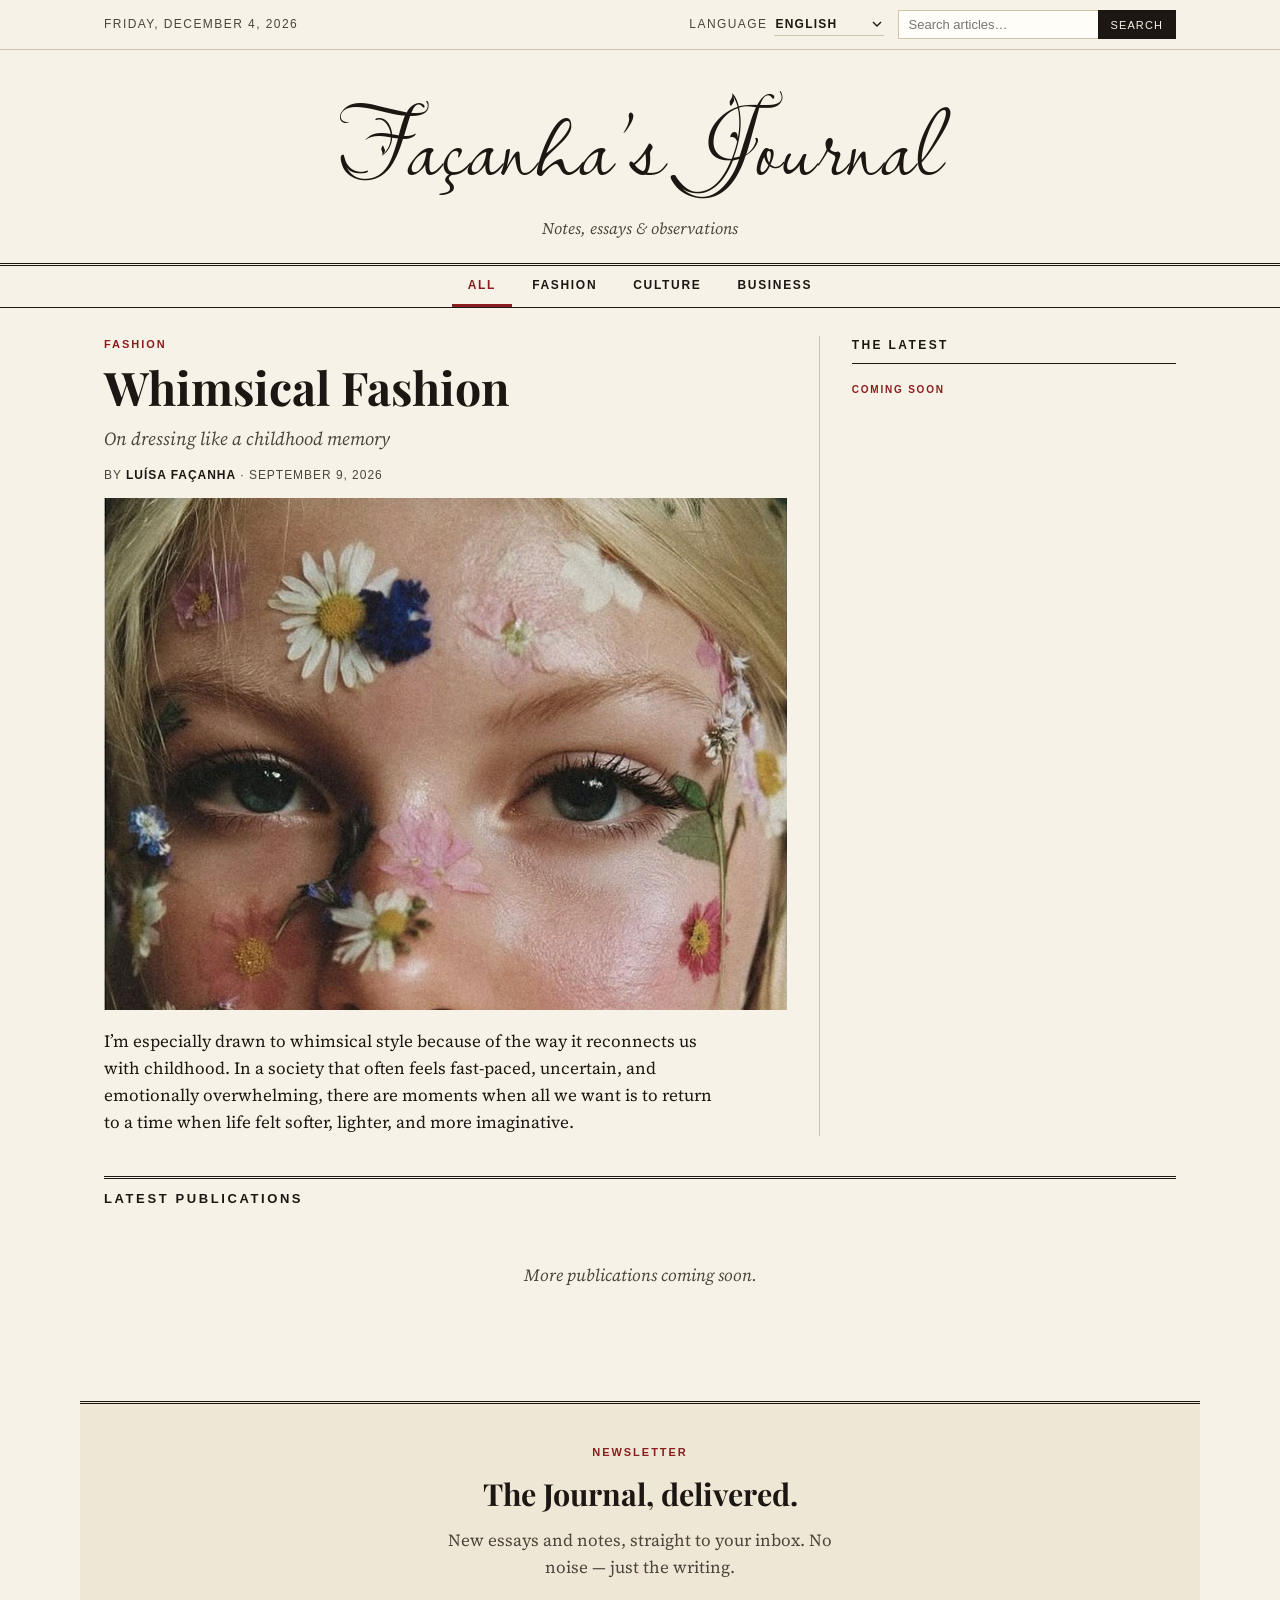
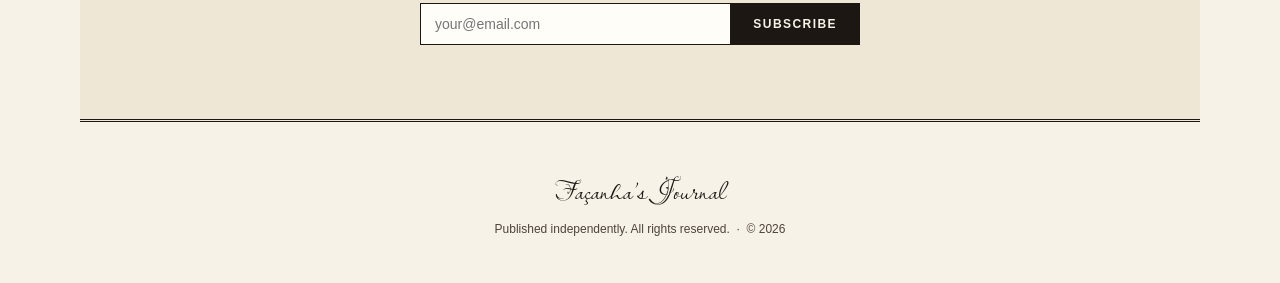
<file: index.html>
<!DOCTYPE html>
<html lang="en">
<head>
  <meta charset="UTF-8" />
  <meta name="viewport" content="width=device-width, initial-scale=1.0" />
  <meta name="description" content="Façanha’s Journal — notes, essays and observations." />
  <title>Façanha’s Journal</title>
  <link rel="preconnect" href="https://fonts.googleapis.com" />
  <link rel="preconnect" href="https://fonts.gstatic.com" crossorigin />
  <link
    href="https://fonts.googleapis.com/css2?family=Playfair+Display:ital,wght@0,400;0,600;0,700;0,900;1,400&family=Source+Serif+4:ital,wght@0,400;0,600;1,400&display=swap"
    rel="stylesheet"
  />
  <link rel="stylesheet" href="css/styles.css" />
</head>
<body>
  <a class="skip-link" href="#main" id="skip-link">Skip to content</a>

  <!-- Top bar: date + language + search -->
  <div class="topbar">
    <div class="container topbar__inner">
      <span class="topbar__date" id="current-date"></span>
      <div class="topbar__tools">
        <div id="lang-slot"></div>
        <form class="search" id="search-form" role="search" aria-label="Search the journal">
          <input
            type="search"
            id="search-input"
            class="search__input"
            placeholder="Search articles…"
            aria-label="Search articles"
            autocomplete="off"
          />
          <button type="submit" class="search__btn" id="search-btn">Search</button>
        </form>
      </div>
    </div>
  </div>

  <!-- Masthead -->
  <header class="masthead">
    <div class="container">
      <h1 class="masthead__title"><a href="#/" id="site-name">Façanha’s Journal</a></h1>
      <p class="masthead__tagline" id="site-tagline">Notes, essays &amp; observations</p>
    </div>
  </header>

  <!-- Category navigation -->
  <nav class="nav" aria-label="Categories">
    <div class="container">
      <ul class="nav__list" id="category-nav">
        <!-- populated by app.js -->
      </ul>
    </div>
  </nav>

  <!-- Sample-content notice (shown only while posts.json is empty) -->
  <div class="sample-notice container" id="sample-notice" hidden>
    Showing <strong>sample content</strong> so you can preview the layout — add your real posts in
    <code>data/posts.json</code> and this notice disappears.
  </div>

  <main id="main" class="container">
    <!-- Home view -->
    <section id="view-home">
      <div id="featured-slot"></div>
      <div class="section-head" id="grid-heading-wrap">
        <h2 class="section-head__title" id="grid-heading">Latest Publications</h2>
      </div>
      <div class="post-grid" id="post-grid"></div>
      <p class="empty-state" id="empty-state" hidden></p>
    </section>

    <!-- Single article view -->
    <section id="view-post" hidden></section>
  </main>

  <!-- Newsletter -->
  <section class="newsletter">
    <div class="container newsletter__box">
      <p class="kicker" id="nl-kicker">Newsletter</p>
      <h2 class="newsletter__title" id="nl-title">The Journal, delivered.</h2>
      <p class="newsletter__text" id="nl-text">
        New essays and notes, straight to your inbox. No noise — just the writing.
      </p>
      <form class="newsletter__form" id="newsletter-form" method="post" action="https://app.kit.com/forms/9933597/subscriptions">
        <input
          type="email"
          id="newsletter-email"
          name="email_address"
          class="newsletter__input"
          placeholder="your@email.com"
          aria-label="Email address"
          required
        />
        <button type="submit" class="newsletter__btn" id="nl-btn">Subscribe</button>
      </form>
      <p class="newsletter__feedback" id="newsletter-feedback" role="status" aria-live="polite"></p>
    </div>
  </section>

  <footer class="footer">
    <div class="container footer__inner">
      <p class="footer__name" id="footer-name">Façanha’s Journal</p>
      <p class="footer__meta">
        <span id="footer-text">Published independently. All rights reserved.</span>
        &nbsp;·&nbsp; © <span id="footer-year"></span>
      </p>
    </div>
  </footer>

  <script src="js/app.js"></script>
</body>
</html>
</file>
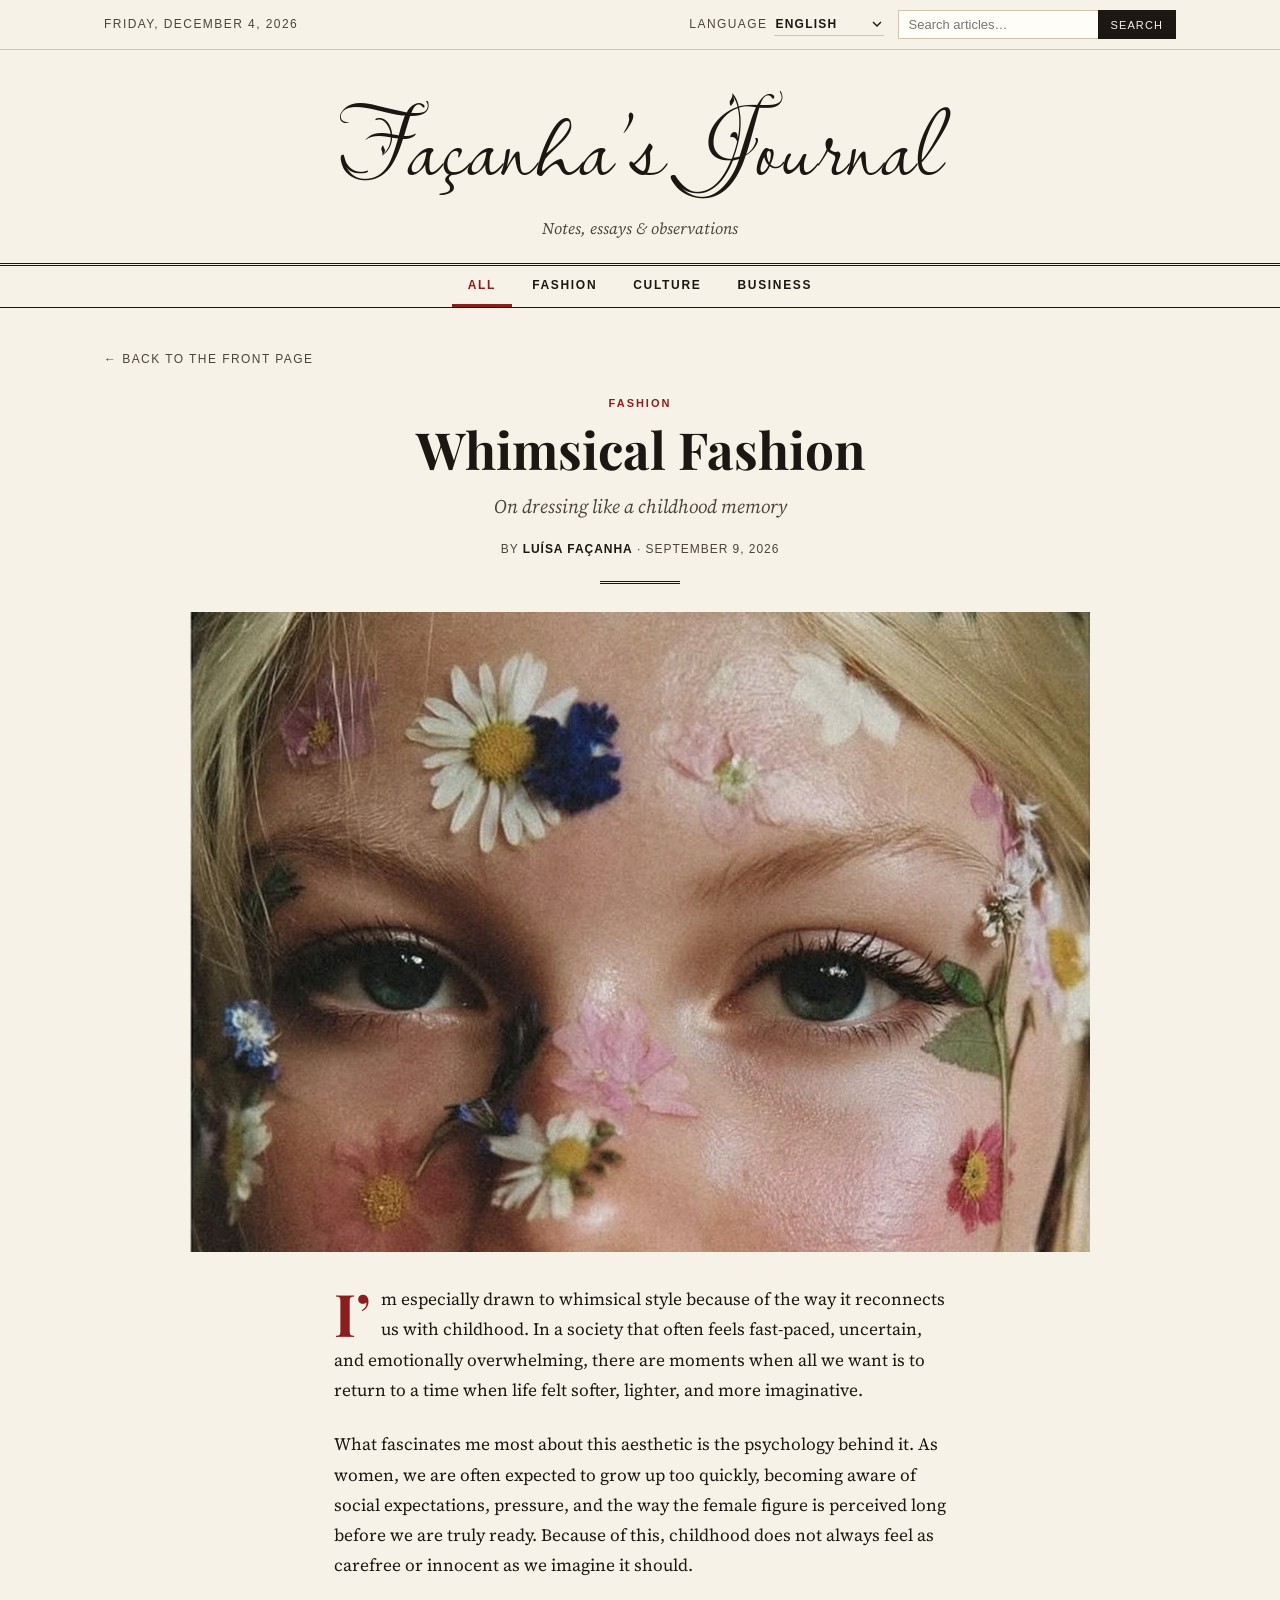
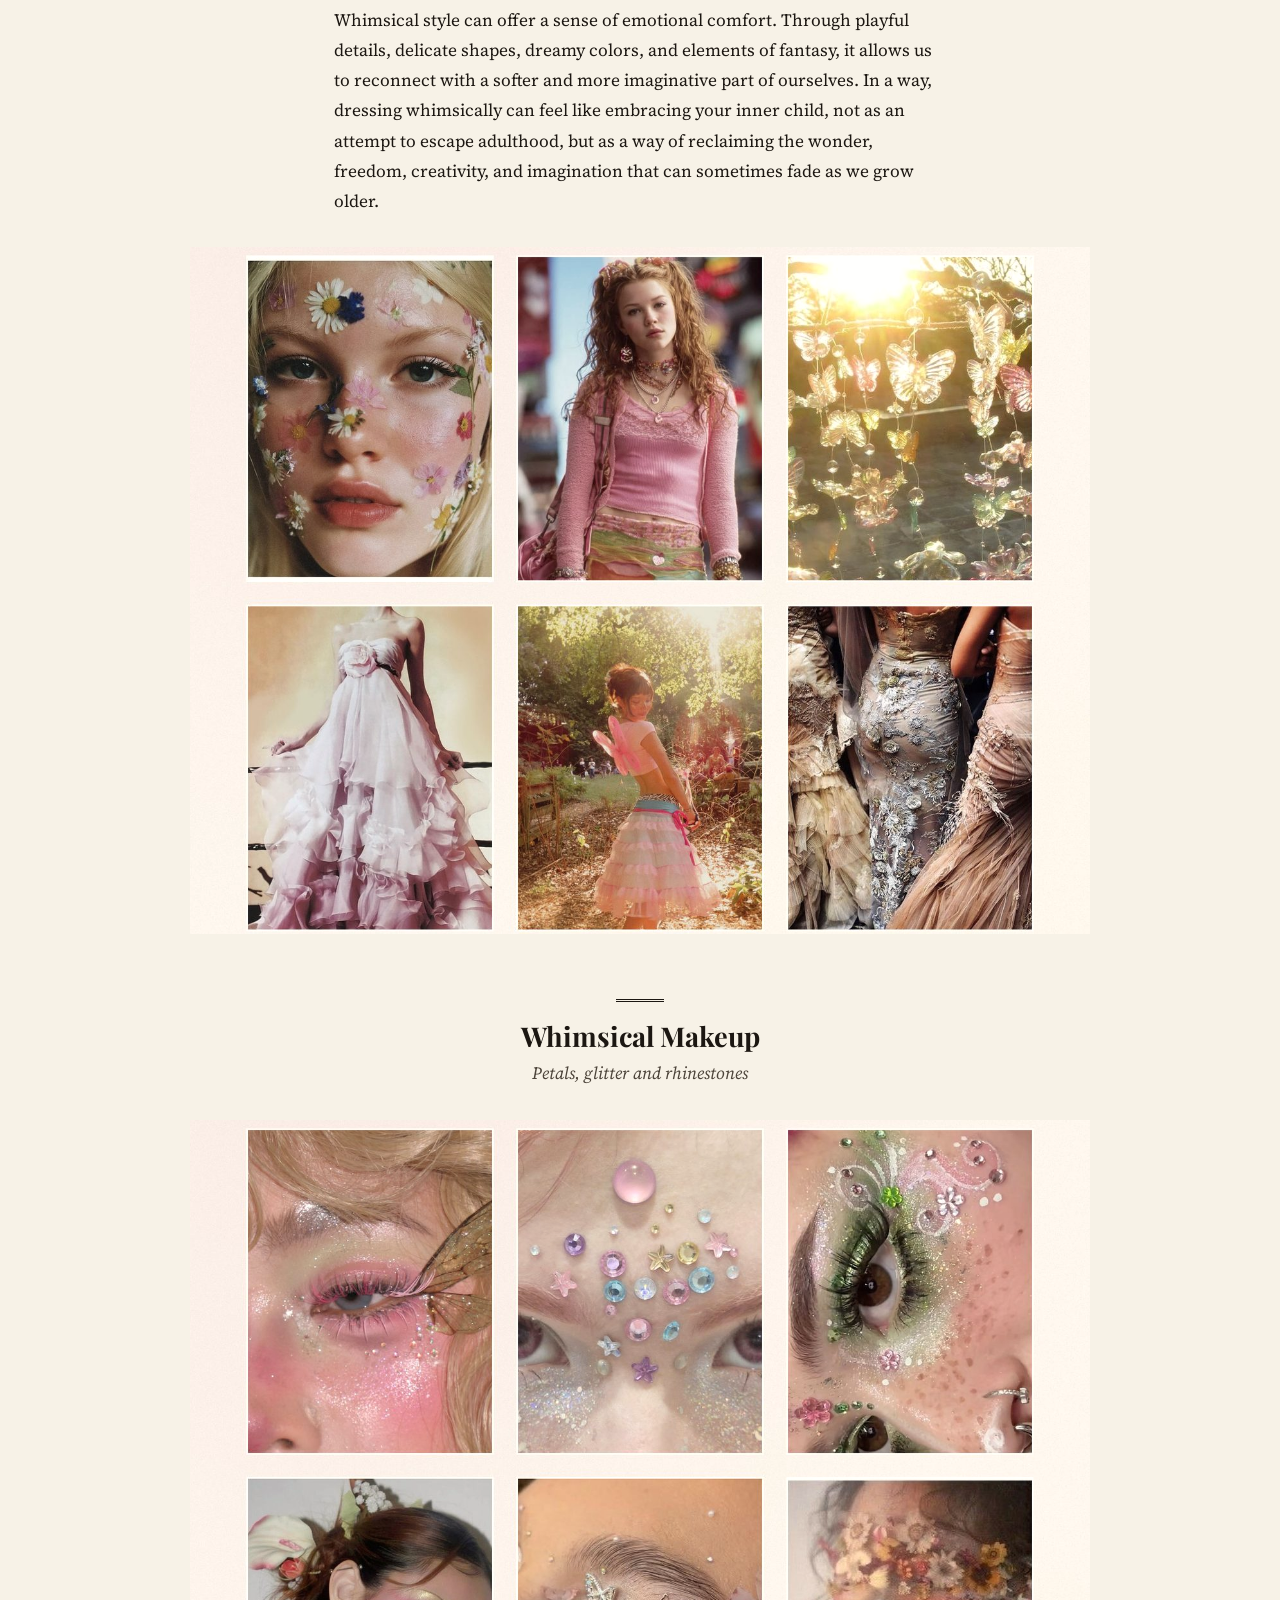
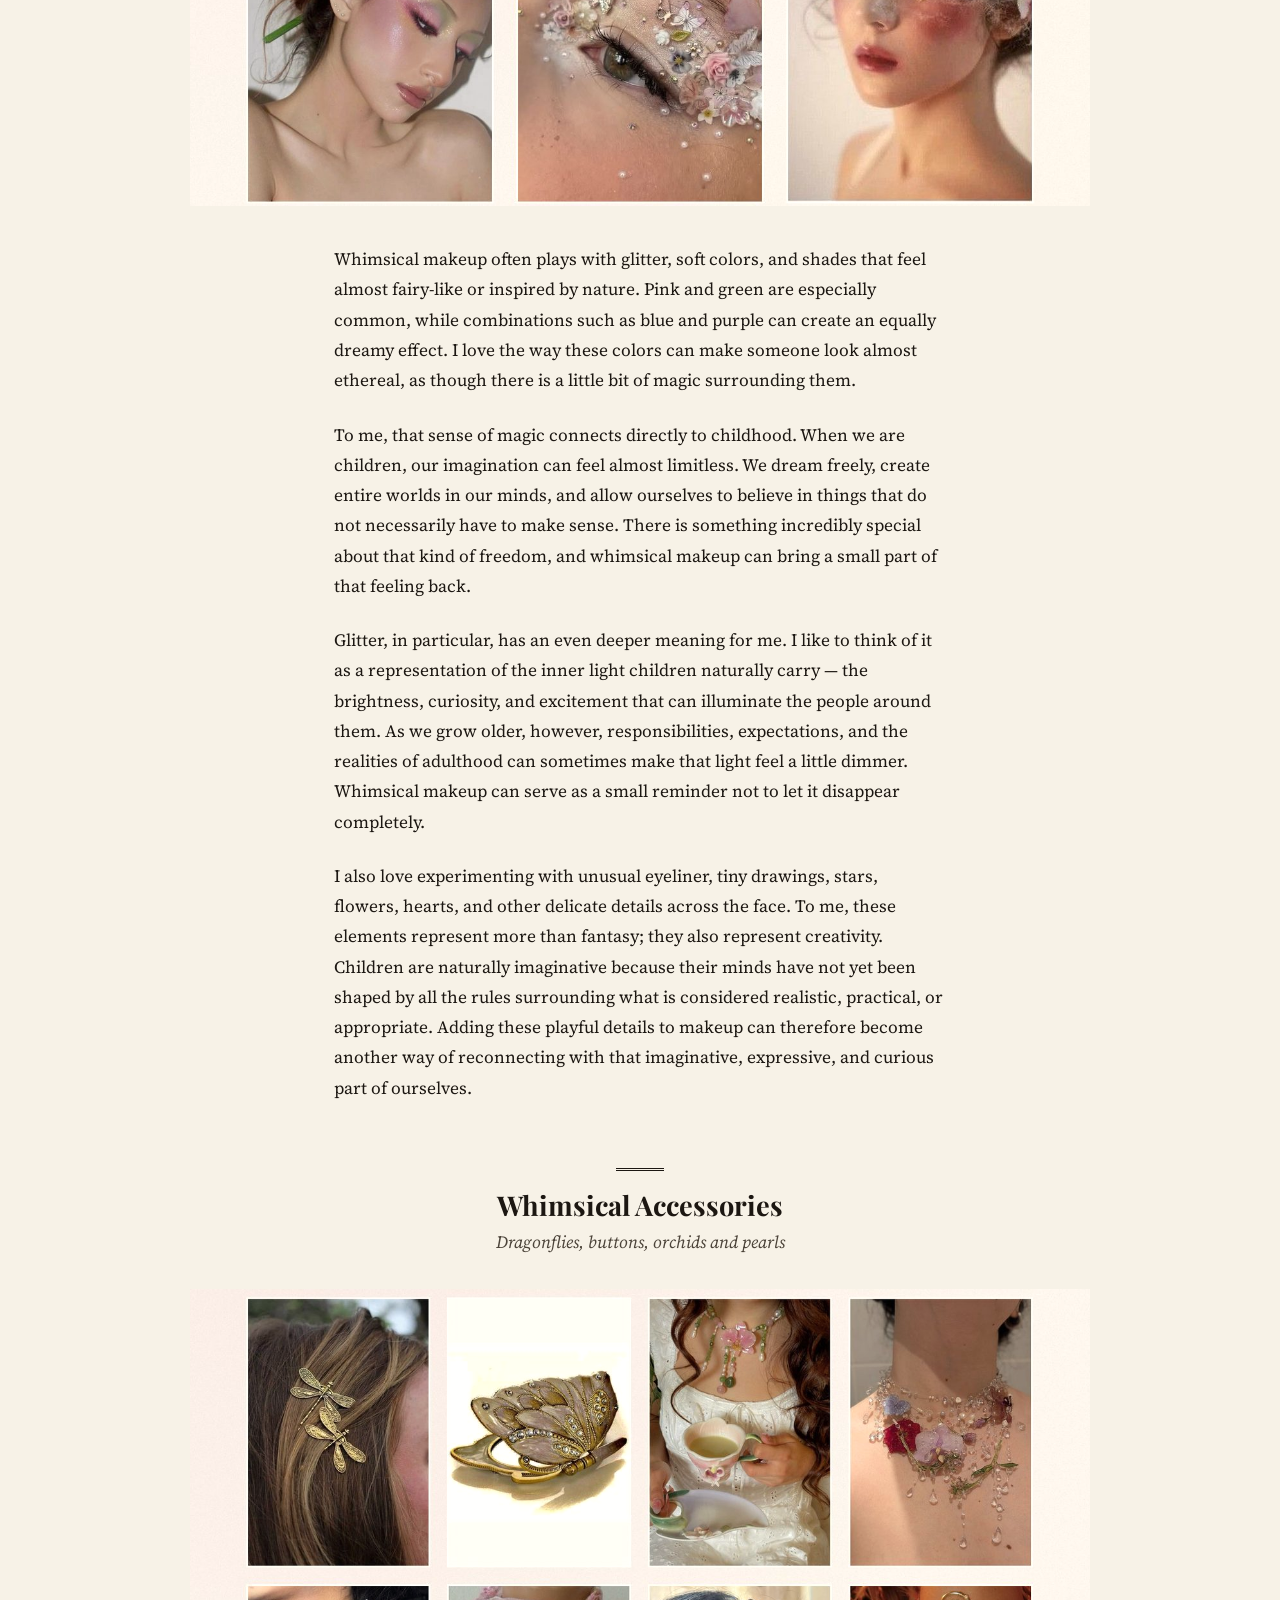
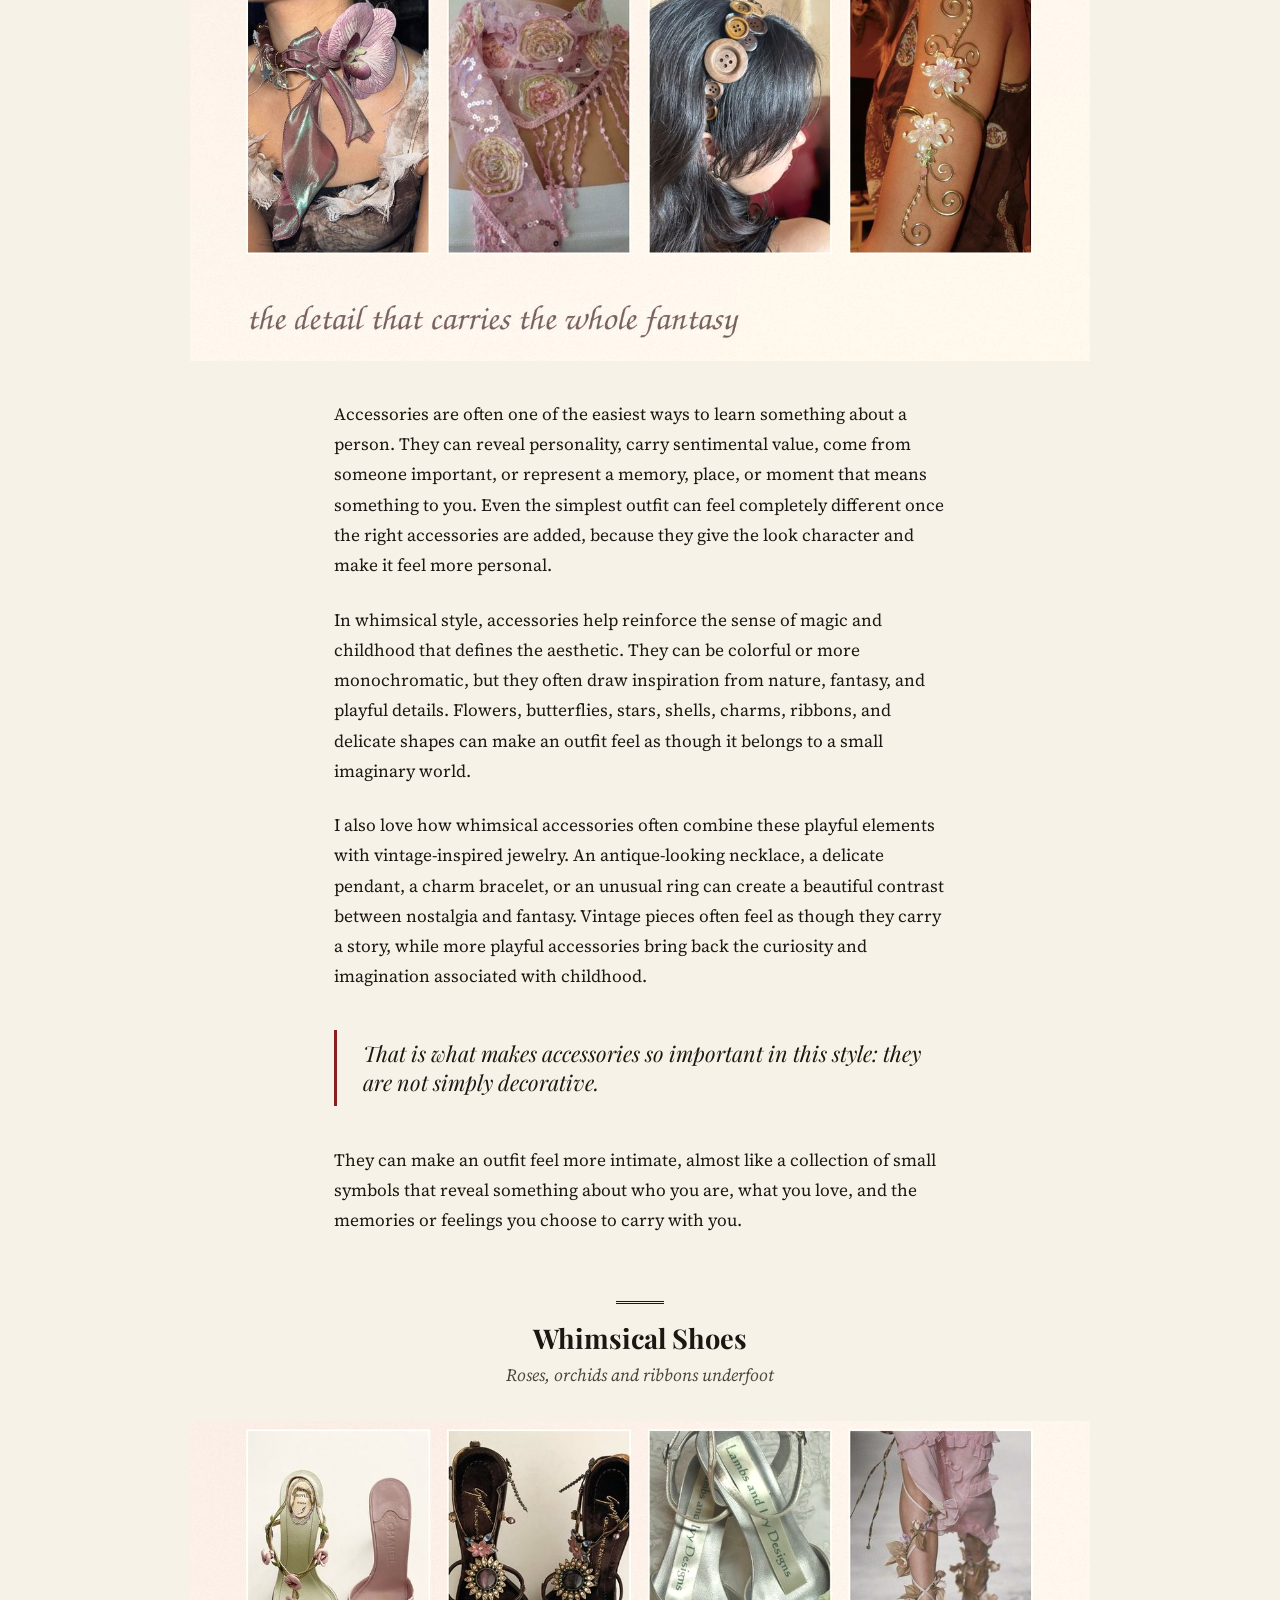
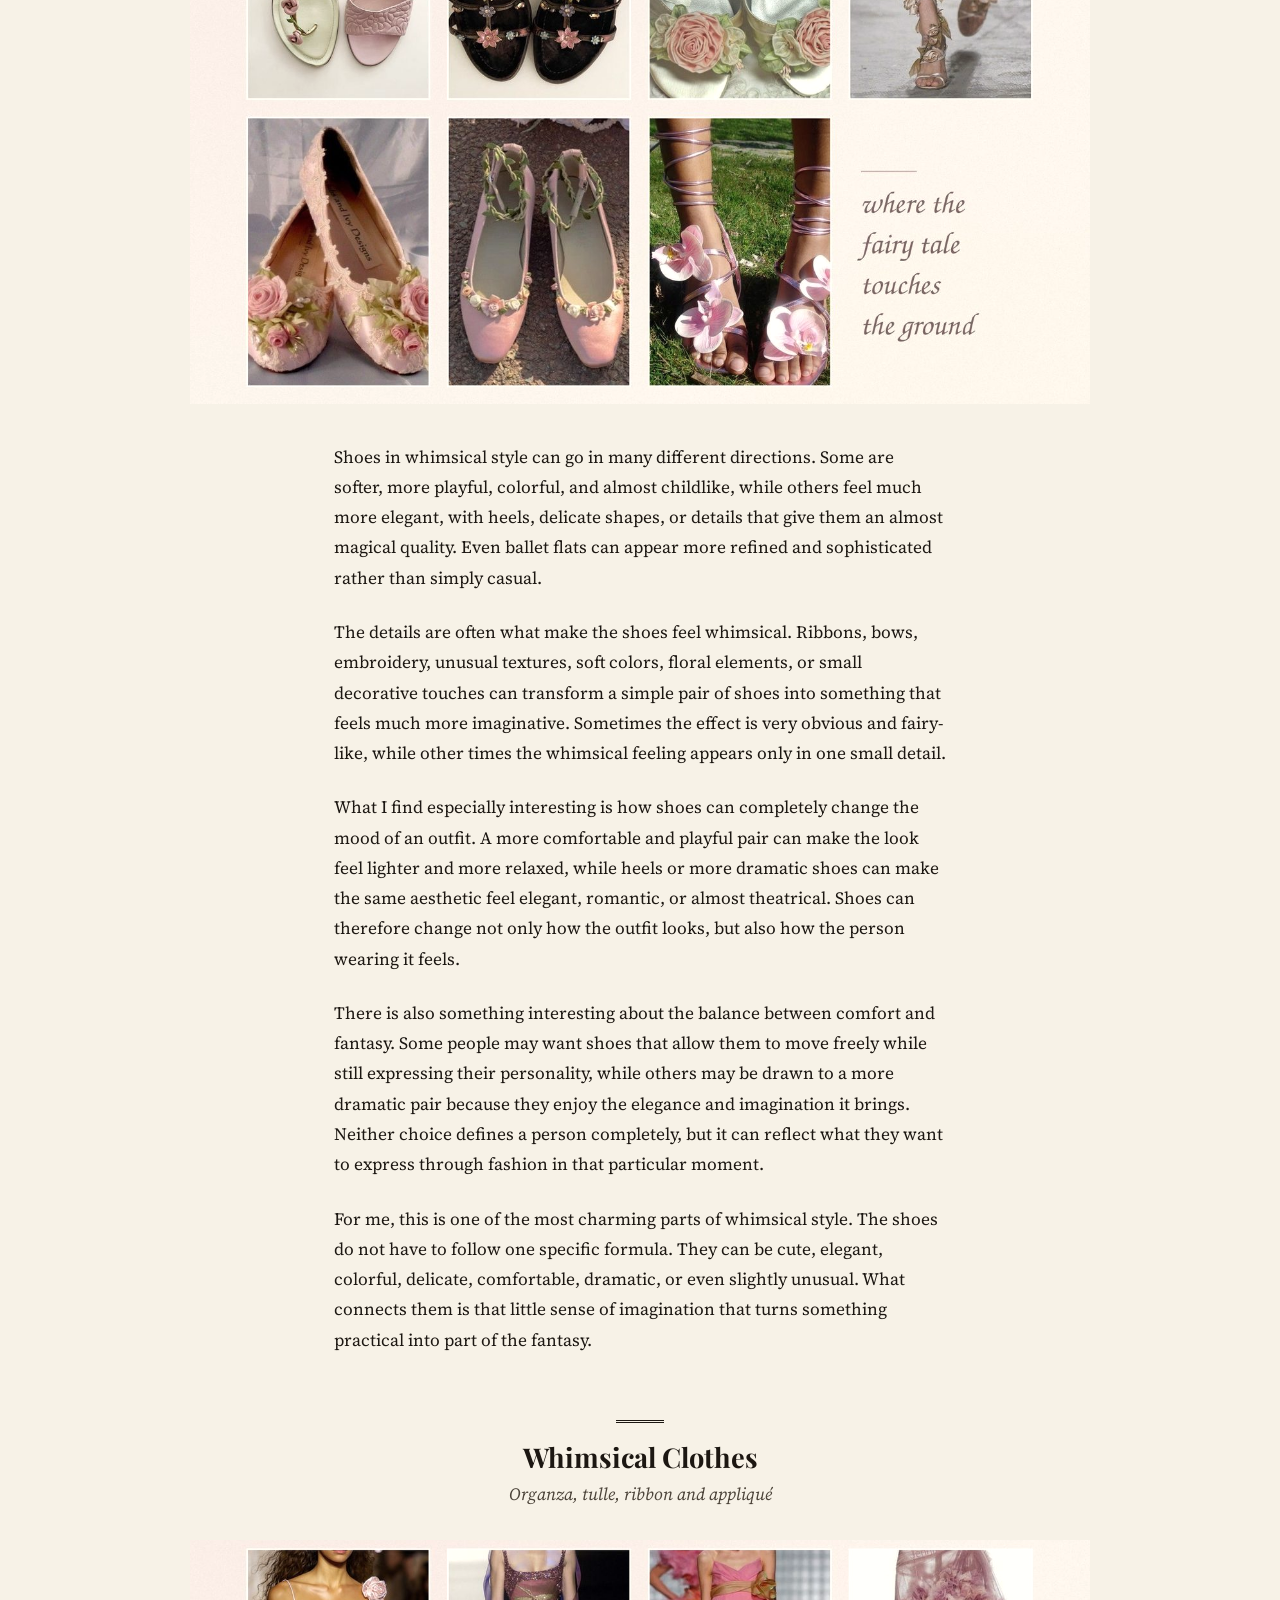
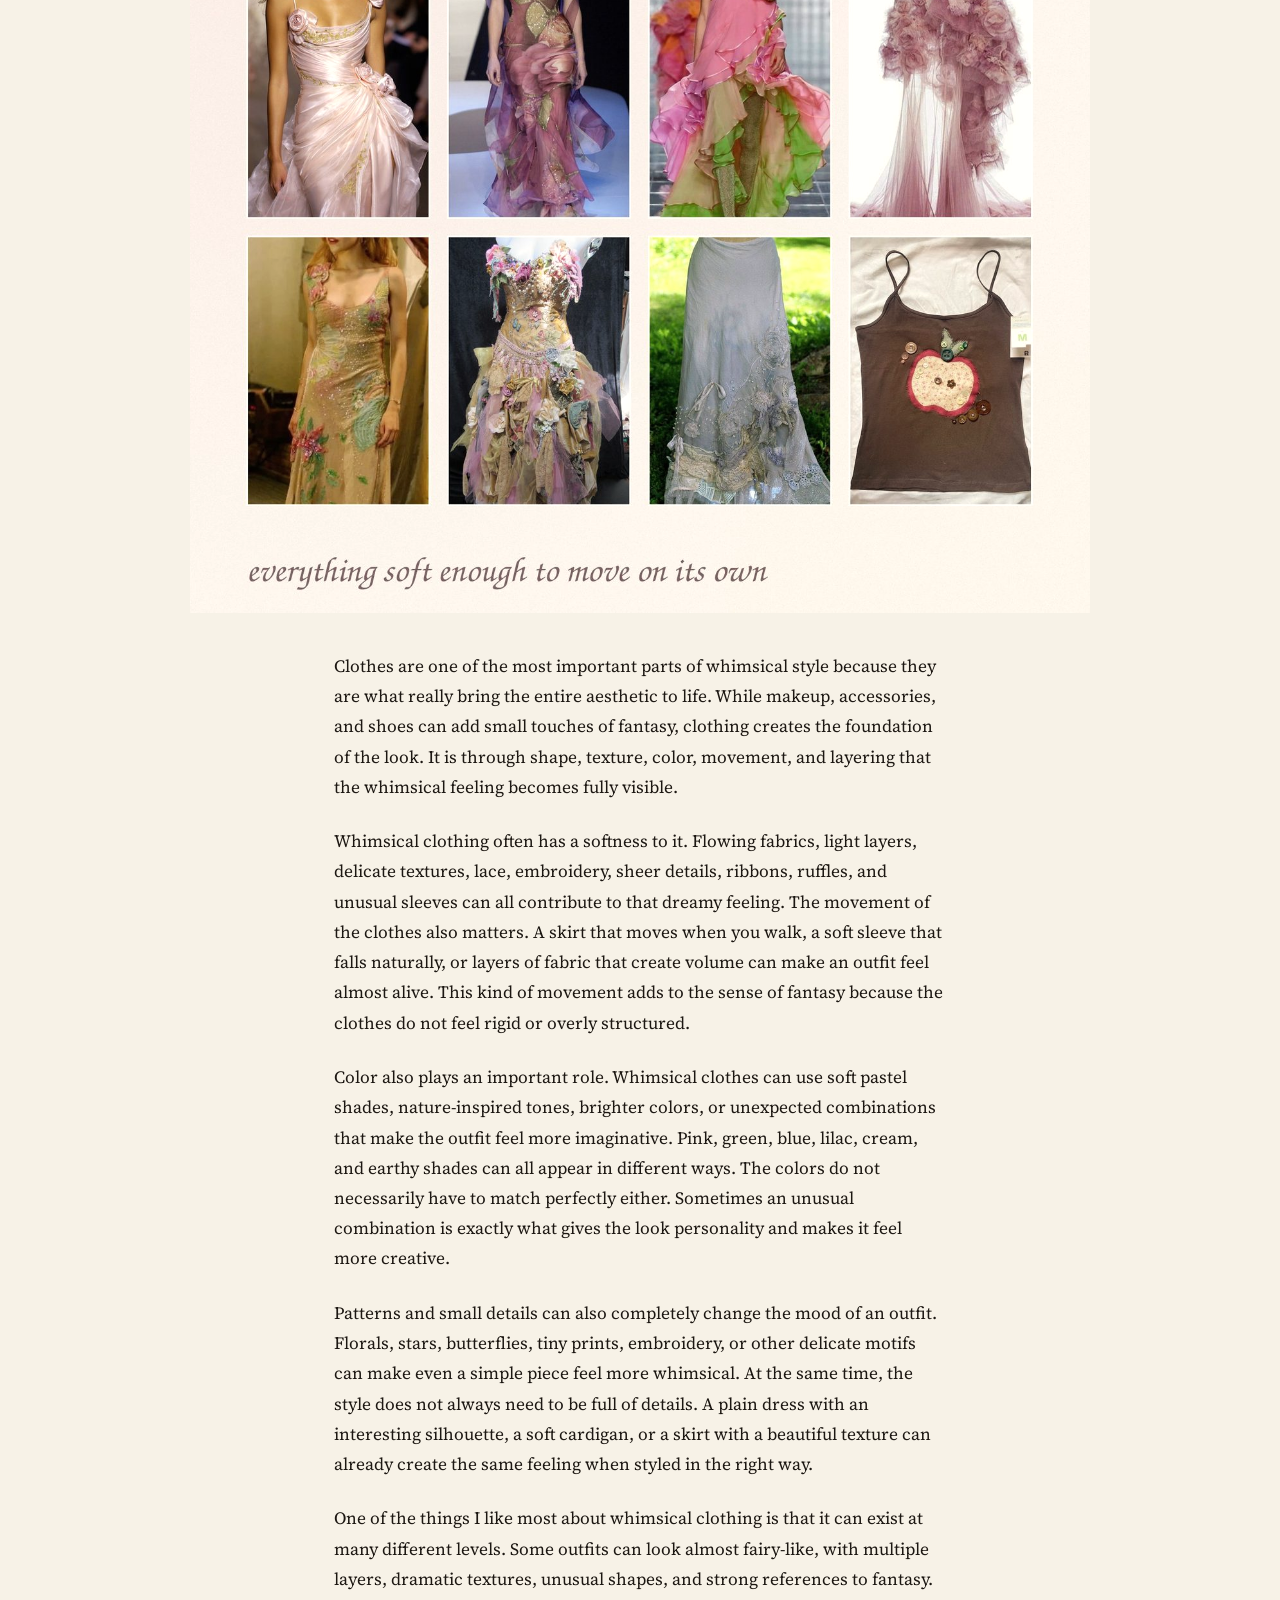
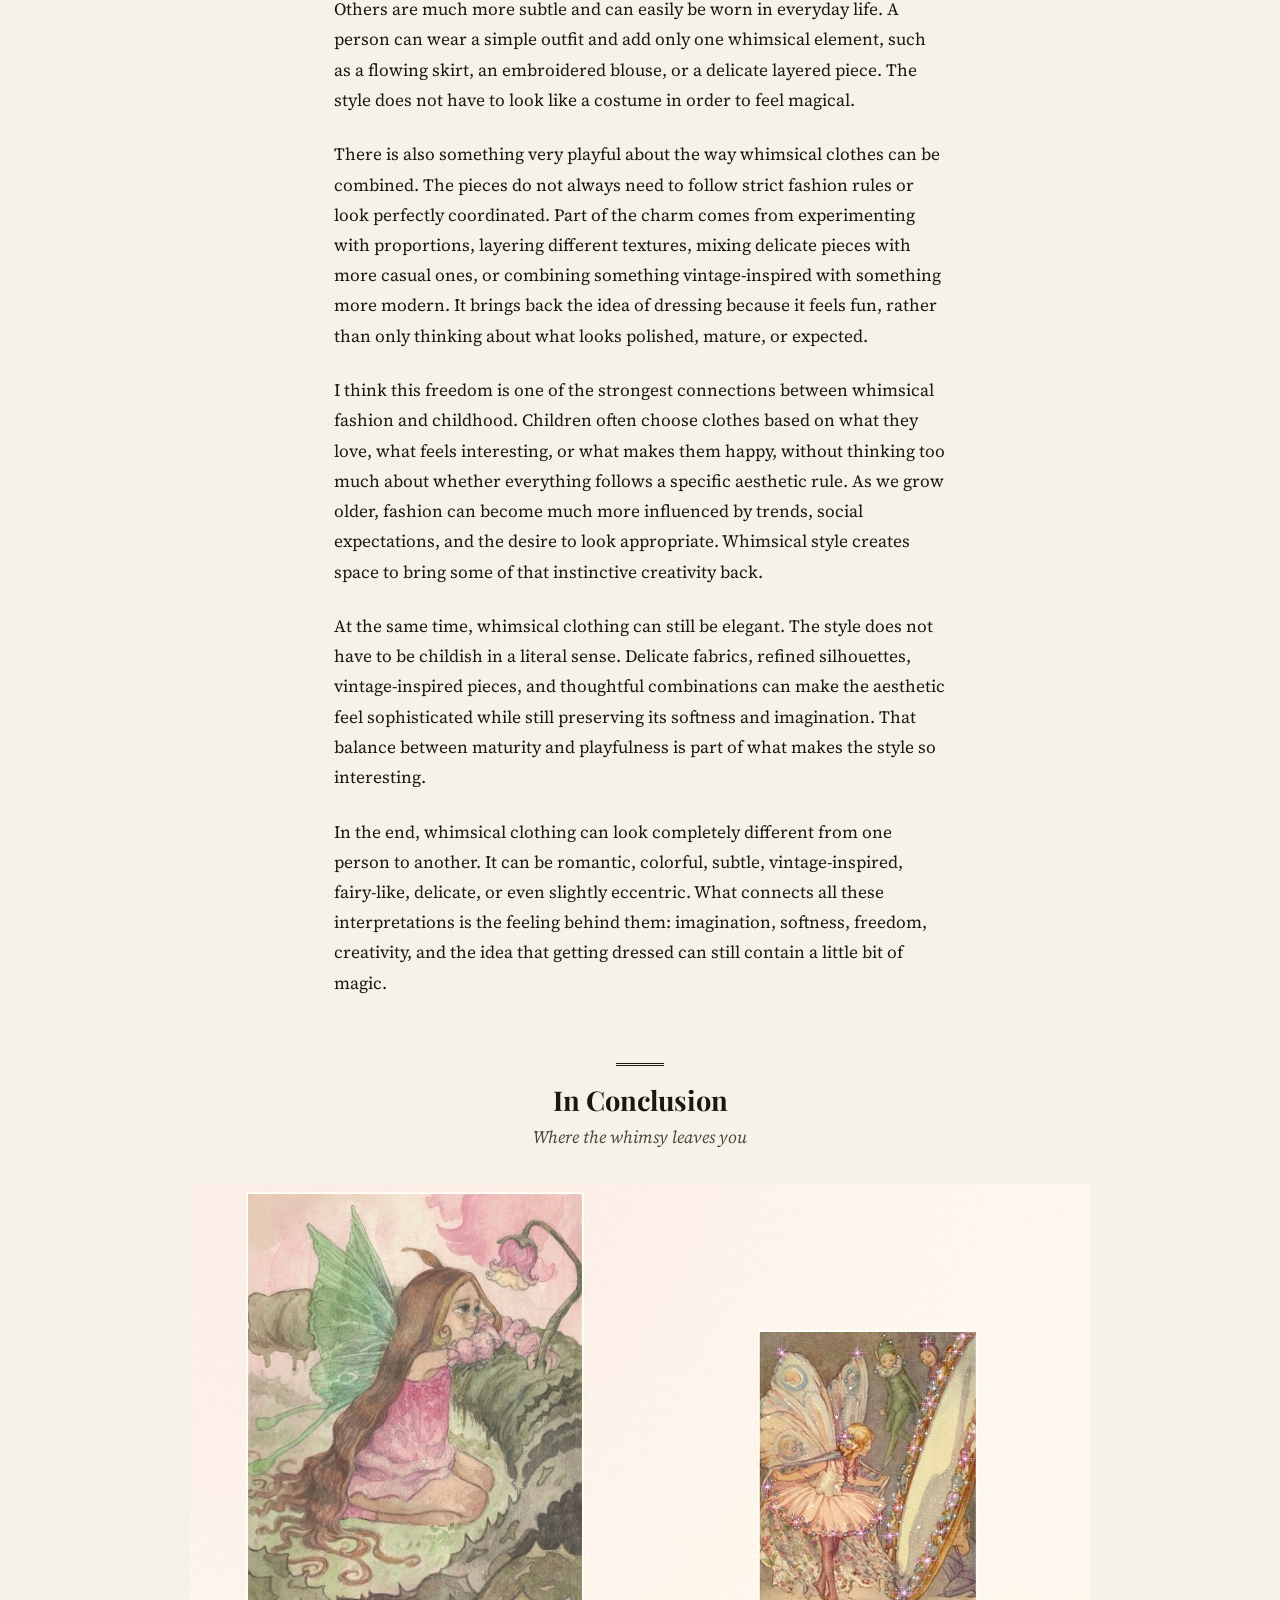
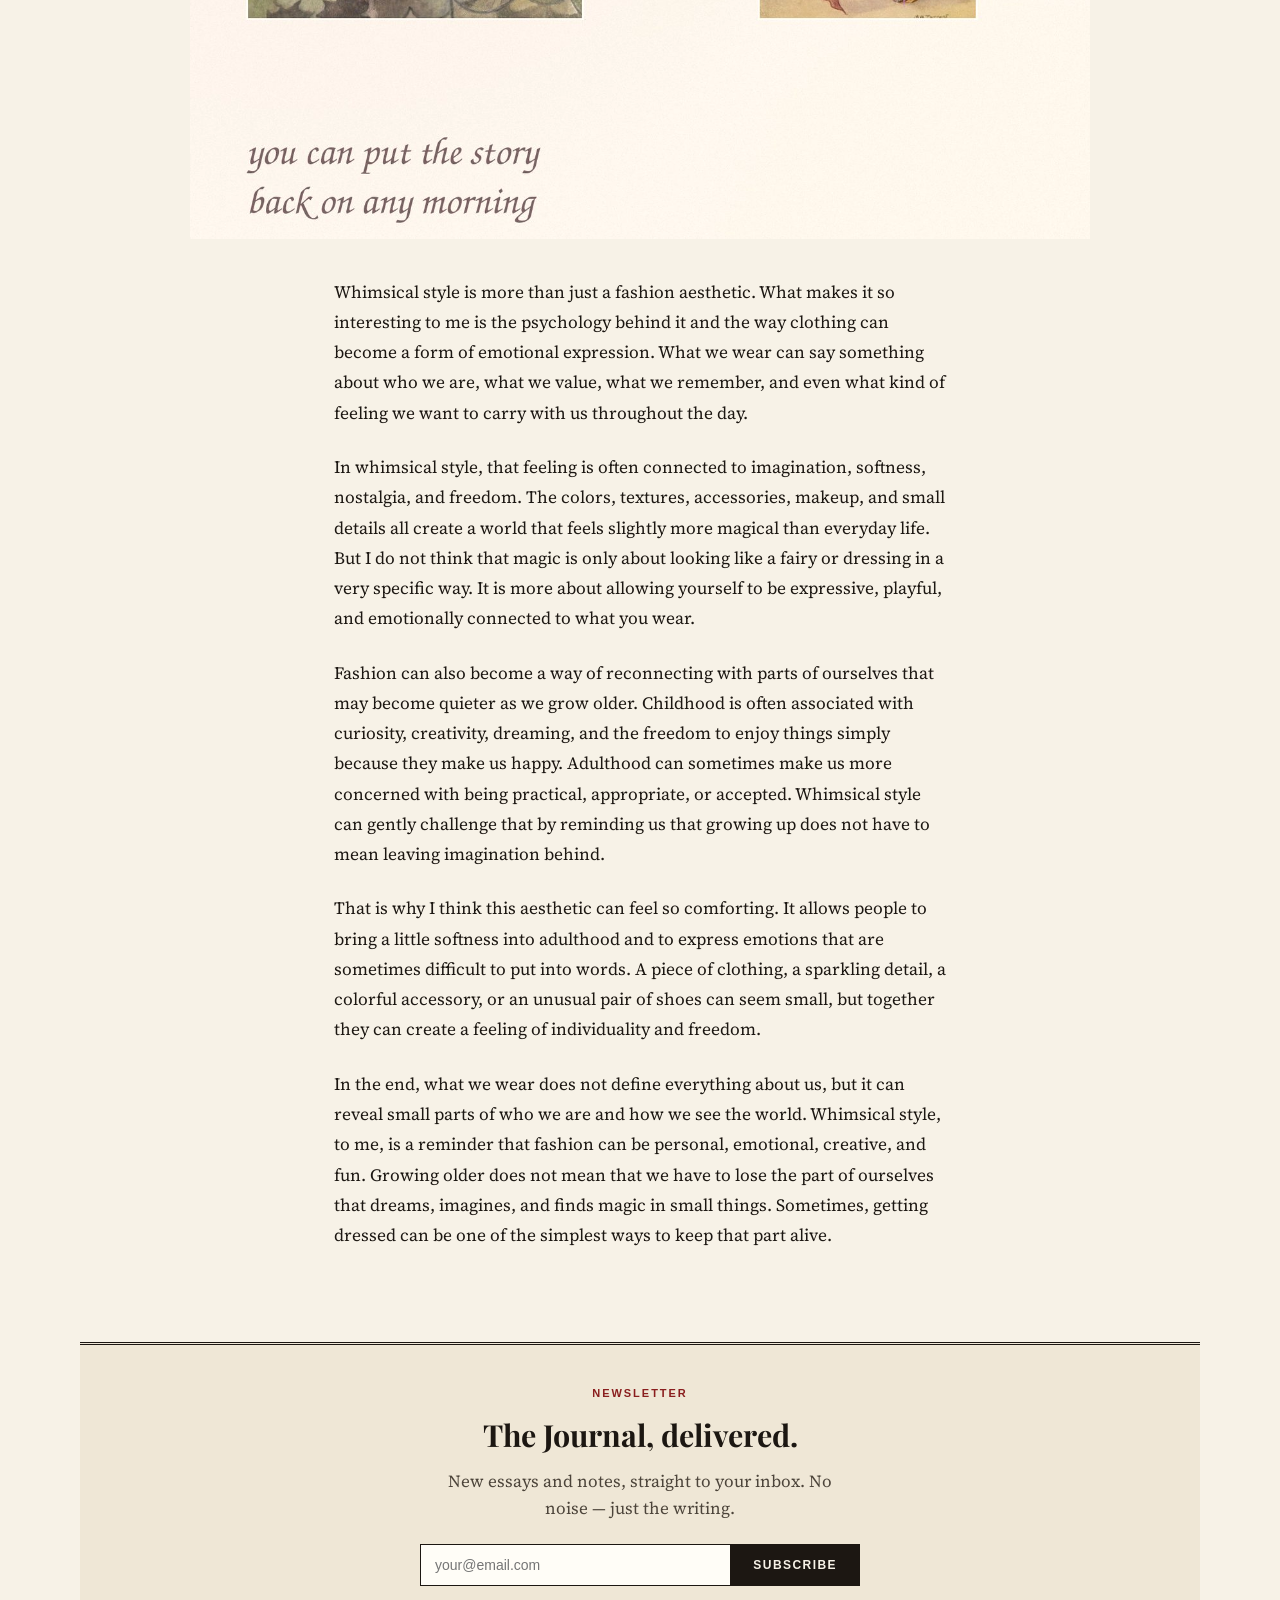
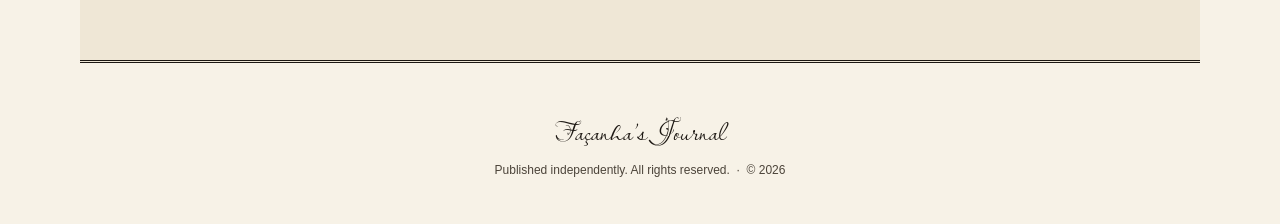
<file: p/whimsical-fashion/index.html>
<!DOCTYPE html>
<html lang="en">
<head>
  <meta charset="UTF-8" />
  <meta name="viewport" content="width=device-width, initial-scale=1.0" />
  <title>Whimsical Fashion — Façanha’s Journal</title>
  <meta name="description" content="On dressing like a childhood memory" />
  <link rel="canonical" href="https://facanhaluisaaa-create.github.io/Journal-Lu-sa/p/whimsical-fashion/" />

  <meta property="og:type" content="article" />
  <meta property="og:site_name" content="Façanha’s Journal" />
  <meta property="og:title" content="Whimsical Fashion" />
  <meta property="og:description" content="On dressing like a childhood memory" />
  <meta property="og:url" content="https://facanhaluisaaa-create.github.io/Journal-Lu-sa/p/whimsical-fashion/" />
  <meta property="og:image" content="https://facanhaluisaaa-create.github.io/Journal-Lu-sa/images/whimsical-fashion/cover.jpg" />
  <meta property="article:author" content="Luísa Façanha" />
  <meta property="article:published_time" content="2026-09-09" />
  <meta property="article:section" content="Fashion" />
  <meta name="twitter:card" content="summary_large_image" />
  <meta name="twitter:title" content="Whimsical Fashion" />
  <meta name="twitter:description" content="On dressing like a childhood memory" />
  <meta name="twitter:image" content="https://facanhaluisaaa-create.github.io/Journal-Lu-sa/images/whimsical-fashion/cover.jpg" />

  <meta http-equiv="refresh" content="0; url=../../#/post/whimsical-fashion" />
  <script>location.replace("../../#/post/whimsical-fashion");</script>
  <style>
    body { margin: 0; background: #f7f2e7; color: #1c1712; font-family: Georgia, serif; text-align: center; padding: 15vh 24px; }
    a { color: #8a1e1e; }
  </style>
</head>
<body>
  <p><em>Whimsical Fashion</em></p>
  <p><a href="../../#/post/whimsical-fashion">Continue to the article &rarr;</a></p>
</body>
</html>
</file>
<file: css/styles.css>
/* ============================================================
   The Lu-Sa Journal — classic newspaper look, modern build
   Palette: paper/sepia + ink black + one editorial accent.
   Change --accent to re-color the whole site.
   ============================================================ */

/* Masthead script font, self-hosted so the logo never falls back. */
@font-face {
  font-family: "Lavishly Yours";
  font-style: normal;
  font-weight: 400;
  font-display: swap;
  src: url("../fonts/lavishly-yours-latin.woff2") format("woff2");
}

:root {
  --paper: #f7f2e7;
  --paper-deep: #efe7d6;
  --ink: #1c1712;
  --ink-soft: #4c443a;
  --rule: #cfc4ac;
  --rule-strong: #1c1712;
  --accent: #8a1e1e;

  --font-display: "Playfair Display", Georgia, "Times New Roman", serif;
  --font-logo: "Lavishly Yours", "Playfair Display", Georgia, cursive;
  --font-body: "Source Serif 4", Georgia, "Times New Roman", serif;
  --font-ui: "Helvetica Neue", Helvetica, Arial, sans-serif;

  --measure: 68ch;
}

* { box-sizing: border-box; }

html { scroll-behavior: smooth; }

body {
  margin: 0;
  background: var(--paper);
  color: var(--ink);
  font-family: var(--font-body);
  font-size: 17px;
  line-height: 1.6;
}

.container {
  max-width: 1120px;
  margin: 0 auto;
  padding: 0 24px;
}

a { color: inherit; }

img { max-width: 100%; display: block; }

.skip-link {
  position: absolute;
  left: -999px;
  top: 0;
  background: var(--ink);
  color: var(--paper);
  padding: 8px 16px;
  z-index: 100;
}
.skip-link:focus { left: 0; }

/* ---------- Top bar ---------- */

.topbar {
  border-bottom: 1px solid var(--rule);
  font-family: var(--font-ui);
  font-size: 12px;
}

.topbar__inner {
  display: flex;
  align-items: center;
  justify-content: space-between;
  gap: 16px;
  padding-top: 10px;
  padding-bottom: 10px;
}

.topbar__date {
  text-transform: uppercase;
  letter-spacing: 0.12em;
  color: var(--ink-soft);
}

.topbar__tools {
  display: flex;
  align-items: center;
  gap: 14px;
}

/* Language switcher: a bare uppercase label with a native select behind it */
.lang {
  display: inline-flex;
  align-items: center;
  gap: 6px;
  text-transform: uppercase;
  letter-spacing: 0.12em;
  color: var(--ink-soft);
}

.lang__select {
  font-family: var(--font-ui);
  font-size: 12px;
  font-weight: 600;
  text-transform: uppercase;
  letter-spacing: 0.1em;
  color: var(--ink);
  background: transparent;
  border: none;
  border-bottom: 1px solid var(--rule);
  padding: 4px 18px 4px 2px;
  cursor: pointer;
  appearance: none;
  -webkit-appearance: none;
  background-image: url("data:image/svg+xml;utf8,<svg xmlns='http://www.w3.org/2000/svg' width='10' height='6' viewBox='0 0 10 6'><path d='M1 1l4 4 4-4' fill='none' stroke='%231c1712' stroke-width='1.4'/></svg>");
  background-repeat: no-repeat;
  background-position: right 2px center;
}

.lang__select:hover,
.lang__select:focus { border-bottom-color: var(--accent); outline: none; }

.search {
  display: flex;
  align-items: stretch;
}

.search__input {
  font-family: var(--font-ui);
  font-size: 13px;
  padding: 6px 10px;
  border: 1px solid var(--rule);
  border-right: none;
  background: #fffdf7;
  color: var(--ink);
  width: 200px;
  outline: none;
}

.search__input:focus { border-color: var(--ink); }

.search__btn {
  font-family: var(--font-ui);
  font-size: 11px;
  text-transform: uppercase;
  letter-spacing: 0.1em;
  padding: 6px 12px;
  border: 1px solid var(--ink);
  background: var(--ink);
  color: var(--paper);
  cursor: pointer;
}

.search__btn:hover { background: var(--accent); border-color: var(--accent); }

/* ---------- Masthead ---------- */

.masthead {
  text-align: center;
  padding: 34px 0 22px;
}

.masthead__title {
  margin: 0;
  font-family: var(--font-logo);
  font-weight: 400;
  font-size: clamp(3.4rem, 9vw, 6.5rem);
  letter-spacing: 0.01em;
  line-height: 1.15; /* script ascenders/descenders need breathing room */
  padding: 0 0.2em;  /* keep swashes from clipping at the edges */
}

.masthead__title a { text-decoration: none; }

.masthead__tagline {
  margin: 12px 0 0;
  font-style: italic;
  color: var(--ink-soft);
  font-size: 1rem;
}

/* ---------- Category nav ---------- */

.nav {
  border-top: 3px double var(--rule-strong);
  border-bottom: 1px solid var(--rule-strong);
  position: sticky;
  top: 0;
  background: var(--paper);
  z-index: 10;
}

.nav__list {
  list-style: none;
  margin: 0;
  padding: 0;
  display: flex;
  flex-wrap: wrap;
  justify-content: center;
  gap: 4px;
}

.nav__link {
  display: inline-block;
  padding: 12px 16px;
  font-family: var(--font-ui);
  font-size: 12px;
  font-weight: 600;
  text-transform: uppercase;
  letter-spacing: 0.14em;
  text-decoration: none;
  color: var(--ink);
  border-bottom: 3px solid transparent;
  cursor: pointer;
  background: none;
  border-top: none;
  border-left: none;
  border-right: none;
}

.nav__link:hover { color: var(--accent); }

.nav__link.is-active {
  color: var(--accent);
  border-bottom-color: var(--accent);
}

/* ---------- Sample notice ---------- */

.sample-notice {
  margin-top: 20px;
  padding: 10px 16px;
  border: 1px dashed var(--rule);
  background: var(--paper-deep);
  font-family: var(--font-ui);
  font-size: 12.5px;
  color: var(--ink-soft);
}

.sample-notice code {
  font-size: 12px;
  background: #fffdf7;
  padding: 1px 5px;
  border: 1px solid var(--rule);
}

/* ---------- Shared editorial bits ---------- */

.kicker {
  margin: 0 0 8px;
  font-family: var(--font-ui);
  font-size: 11px;
  font-weight: 700;
  text-transform: uppercase;
  letter-spacing: 0.18em;
  color: var(--accent);
}

.byline {
  font-family: var(--font-ui);
  font-size: 12px;
  text-transform: uppercase;
  letter-spacing: 0.08em;
  color: var(--ink-soft);
}

.byline strong { color: var(--ink); font-weight: 700; }

.section-head {
  margin-top: 40px;
  border-top: 3px double var(--rule-strong);
  padding-top: 10px;
}

.section-head__title {
  margin: 0;
  font-family: var(--font-ui);
  font-size: 13px;
  font-weight: 700;
  text-transform: uppercase;
  letter-spacing: 0.2em;
}

/* ---------- Featured story ---------- */

.featured {
  display: grid;
  grid-template-columns: 2fr 1fr;
  margin-top: 28px;
}

.featured__main { padding-right: 32px; }

.featured__figure { margin: 0 0 18px; }

.featured__figure img {
  width: 100%;
  aspect-ratio: 4 / 3; /* fashion imagery is mostly portrait; 4:3 keeps faces in frame */
  object-fit: cover;
  filter: sepia(0.12);
}

.featured__caption {
  font-family: var(--font-ui);
  font-size: 11px;
  color: var(--ink-soft);
  margin-top: 6px;
}

.featured__title {
  margin: 0 0 12px;
  font-family: var(--font-display);
  font-weight: 700;
  font-size: clamp(1.8rem, 4vw, 2.9rem);
  line-height: 1.12;
}

.featured__title a { text-decoration: none; }
.featured__title a:hover { color: var(--accent); }

.featured__subtitle {
  margin: 0 0 14px;
  font-size: 1.15rem;
  font-style: italic;
  color: var(--ink-soft);
  line-height: 1.45;
}

.featured__excerpt { margin: 14px 0 0; max-width: var(--measure); }

/* Sidebar: latest headlines */

.featured__aside {
  border-left: 1px solid var(--rule);
  padding-left: 32px;
}

.aside-title {
  margin: 0 0 4px;
  font-family: var(--font-ui);
  font-size: 12px;
  font-weight: 700;
  text-transform: uppercase;
  letter-spacing: 0.2em;
  border-bottom: 1px solid var(--rule-strong);
  padding-bottom: 8px;
}

.aside-list { list-style: none; margin: 0; padding: 0; }

.aside-list li {
  padding: 14px 0;
  border-bottom: 1px solid var(--rule);
}

.aside-list li:last-child { border-bottom: none; }

.aside-list .kicker { margin-bottom: 4px; font-size: 10px; }

.aside-list a {
  font-family: var(--font-display);
  font-weight: 600;
  font-size: 1.05rem;
  line-height: 1.25;
  text-decoration: none;
}

.aside-list a:hover { color: var(--accent); }

/* ---------- Post grid ---------- */

.post-grid {
  display: grid;
  grid-template-columns: repeat(3, 1fr);
  overflow: hidden; /* hides the outermost column rules */
  margin-top: 4px;
}

.card {
  padding: 24px 24px 28px;
  border-left: 1px solid var(--rule);
  border-bottom: 1px solid var(--rule);
  margin-left: -1px;   /* first column's left rule slides out of view */
  margin-bottom: -1px; /* last row's bottom rule slides out of view */
  display: flex;
  flex-direction: column;
}

.card__img {
  width: 100%;
  aspect-ratio: 4 / 3;
  object-fit: cover;
  margin-bottom: 14px;
  filter: sepia(0.12);
}

.card__title {
  margin: 0 0 8px;
  font-family: var(--font-display);
  font-weight: 700;
  font-size: 1.3rem;
  line-height: 1.2;
}

.card__title a { text-decoration: none; }
.card__title a:hover { color: var(--accent); }

.card__excerpt {
  margin: 0 0 14px;
  font-size: 0.95rem;
  color: var(--ink-soft);
}

.card .byline { margin-top: auto; }

.empty-state {
  margin: 48px 0 64px;
  text-align: center;
  font-style: italic;
  color: var(--ink-soft);
}

/* ---------- Single article ---------- */

.article { padding: 36px 0 20px; }

.article__back {
  font-family: var(--font-ui);
  font-size: 12px;
  text-transform: uppercase;
  letter-spacing: 0.12em;
  text-decoration: none;
  color: var(--ink-soft);
}

.article__back:hover { color: var(--accent); }

.article__header {
  max-width: 780px;
  margin: 24px auto 0;
  text-align: center;
}

.article__title {
  margin: 0 0 14px;
  font-family: var(--font-display);
  font-weight: 700;
  font-size: clamp(2rem, 5vw, 3.2rem);
  line-height: 1.1;
}

.article__subtitle {
  margin: 0 0 18px;
  font-size: 1.2rem;
  font-style: italic;
  color: var(--ink-soft);
}

.article__notice {
  margin: 18px auto 0;
  max-width: 520px;
  padding: 8px 14px;
  border: 1px dashed var(--rule);
  font-family: var(--font-ui);
  font-size: 12px;
  color: var(--ink-soft);
}

.article__rule {
  width: 80px;
  margin: 22px auto;
  border: none;
  border-top: 3px double var(--rule-strong);
}

.article__figure { max-width: 900px; margin: 28px auto 0; }

.article__figure img {
  width: 100%;
  max-height: 640px;
  object-fit: cover;
  filter: sepia(0.12);
}

.article__figure figcaption {
  font-family: var(--font-ui);
  font-size: 11px;
  color: var(--ink-soft);
  margin-top: 8px;
  text-align: center;
}

.article__body {
  max-width: var(--measure);
  margin: 32px auto 0;
  font-size: 1.08rem;
  line-height: 1.75;
}

.article__body p { margin: 0 0 1.4em; }

.article__h2 {
  margin: 2.4em 0 0.2em;
  font-family: var(--font-display);
  font-weight: 700;
  font-size: 1.7rem;
  line-height: 1.2;
  text-align: center;
}

.article__h2::before {
  content: "";
  display: block;
  width: 48px;
  margin: 0 auto 18px;
  border-top: 3px double var(--rule-strong);
}

.article__deck {
  margin: 0 0 1.4em;
  text-align: center;
  font-style: italic;
  color: var(--ink-soft);
}

.article__inline {
  /* Break out of the text measure: plates run wider than the prose column. */
  width: min(900px, calc(100vw - 48px));
  margin: 1.8em 0 2.2em 50%;
  transform: translateX(-50%);
}

.article__inline img {
  width: 100%;
  filter: sepia(0.08);
}

.article__inline figcaption {
  font-family: var(--font-ui);
  font-size: 11px;
  color: var(--ink-soft);
  margin-top: 8px;
  text-align: center;
}

.article__quote {
  margin: 1.8em 0;
  padding: 0.4em 0 0.4em 1.2em;
  border-left: 3px solid var(--accent);
  font-family: var(--font-display);
  font-style: italic;
  font-size: 1.35rem;
  line-height: 1.35;
  color: var(--ink);
}

.article__body > p:first-child::first-letter {
  font-family: var(--font-display);
  font-weight: 700;
  font-size: 3.4em;
  float: left;
  line-height: 0.85;
  padding: 4px 10px 0 0;
  color: var(--accent);
}

/* ---------- Newsletter ---------- */

.newsletter { padding: 48px 24px 8px; }

.newsletter__box {
  border-top: 3px double var(--rule-strong);
  border-bottom: 3px double var(--rule-strong);
  background: var(--paper-deep);
  text-align: center;
  padding: 40px 24px 44px;
}

.newsletter__title {
  margin: 0 0 8px;
  font-family: var(--font-display);
  font-weight: 700;
  font-size: 1.9rem;
}

.newsletter__text {
  margin: 0 auto 22px;
  max-width: 46ch;
  color: var(--ink-soft);
}

.newsletter__form {
  display: flex;
  justify-content: center;
  max-width: 440px;
  margin: 0 auto;
}

.newsletter__input {
  flex: 1;
  font-family: var(--font-ui);
  font-size: 14px;
  padding: 12px 14px;
  border: 1px solid var(--ink);
  border-right: none;
  background: #fffdf7;
  color: var(--ink);
  outline: none;
  min-width: 0;
}

.newsletter__btn {
  font-family: var(--font-ui);
  font-size: 12px;
  font-weight: 700;
  text-transform: uppercase;
  letter-spacing: 0.12em;
  padding: 12px 22px;
  border: 1px solid var(--ink);
  background: var(--ink);
  color: var(--paper);
  cursor: pointer;
}

.newsletter__btn:hover { background: var(--accent); border-color: var(--accent); }

.newsletter__feedback {
  margin: 14px 0 0;
  font-family: var(--font-ui);
  font-size: 13px;
  min-height: 1.2em;
}

.newsletter__feedback.is-ok { color: #2c5f2d; }
.newsletter__feedback.is-error { color: var(--accent); }

/* ---------- Footer ---------- */

.footer { padding: 36px 0 44px; }

.footer__inner { text-align: center; }

.footer__name {
  margin: 0 0 6px;
  font-family: var(--font-logo);
  font-weight: 400;
  font-size: 1.9rem;
}

.footer__meta {
  margin: 0;
  font-family: var(--font-ui);
  font-size: 12px;
  color: var(--ink-soft);
}

/* ---------- Responsive ---------- */

@media (max-width: 900px) {
  .featured { grid-template-columns: 1fr; }
  .featured__main { padding-right: 0; }
  .featured__aside {
    border-left: none;
    border-top: 3px double var(--rule-strong);
    padding-left: 0;
    margin-top: 28px;
    padding-top: 16px;
  }
  .post-grid { grid-template-columns: repeat(2, 1fr); }
}

@media (max-width: 600px) {
  body { font-size: 16px; }
  .topbar__inner { flex-direction: column; align-items: stretch; gap: 8px; }
  .topbar__date { text-align: center; }
  .topbar__tools { flex-direction: column; align-items: stretch; gap: 8px; }
  .lang { justify-content: center; }
  .search__input { width: 100%; flex: 1; }
  .search { width: 100%; }
  .post-grid { grid-template-columns: 1fr; }
  .card { padding-left: 0; padding-right: 0; }
  .newsletter__form { flex-direction: column; gap: 10px; }
  .newsletter__input { border-right: 1px solid var(--ink); }
}
</file>
